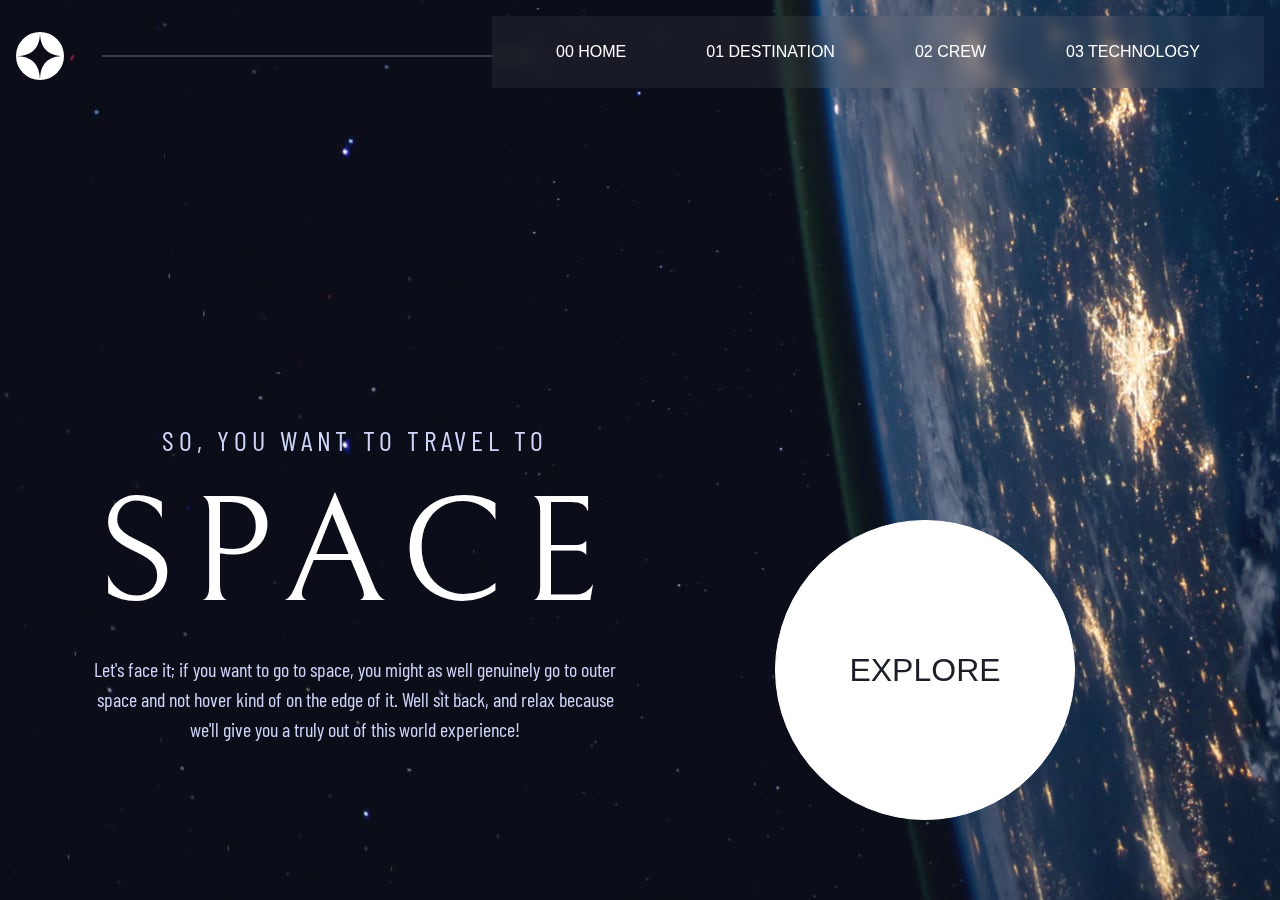
<file: index.html>
<!DOCTYPE html>
<html lang="en">
<head>
  <meta charset="UTF-8">
  <meta name="viewport" content="width=device-width, initial-scale=1.0">
  <!-- <link rel="stylesheet" href="../../html/Bootstrap/bootstrap.css"> -->
  <link rel="icon" type="image/png" sizes="32x32" href="./assets/favicon-32x32.png">
  <link rel="stylesheet" href="https://cdn.jsdelivr.net/npm/bootstrap@4.6.1/dist/css/bootstrap.min.css">
  <script src="https://cdn.jsdelivr.net/npm/jquery@3.6.0/dist/jquery.slim.min.js"></script>
  <script src="https://cdn.jsdelivr.net/npm/popper.js@1.16.1/dist/umd/popper.min.js"></script>
  <script src="https://cdn.jsdelivr.net/npm/bootstrap@4.6.1/dist/js/bootstrap.bundle.min.js"></script>
  <link rel="stylesheet" href="./css/style.css">
  
  <title>Frontend Mentor | Space tourism website</title>
</head>
<body class="home-body" style=" background-image: url(./assets/home/background-home-desktop.jpg);">
  <header class="mb-5">
    <nav class="navbar navbar-expand-sm">
      <a href=""><img src="./assets/shared/logo.svg" alt=""></a>
      <span class="position-absolute"></span>
      <button class="nav-toggler" onclick="toggleNav()" type="button" href="#mobile-navbar">
        <img src="./assets/shared/icon-hamburger.svg"></img>
      </button>
      <ul class="p-2 mt-2 navbar px-md-5 flex-nowrap px-0" id="navBarr">
        <li class="nav-item  mr-lg-5 mr-sm-1 mr-0 py-2">
          <a class="nav-link text-white " href="#">00 HOME</a>
        </li>
        <li class="nav-item  py-2 mr-lg-5 mr-sm-1 mr-0">
          <a class="nav-link text-white" href="./destination.html">01 DESTINATION</a>
        </li>
        <li class="nav-item  py-2 mr-lg-5 mr-sm-1 mr-0">
          <a class="nav-link text-white" href="./crew.html">02 CREW</a>
        </li>
        <li class="nav-item  py-2">
          <a class="nav-link text-white" href="./technology.html">03 TECHNOLOGY</a>
        </li>
      </ul>
      <!-- .......................... -->
      <ul class=" pt-5 navbar pl-1 pr-3 w-50" id="mobile-navbar">
        <li class="nav-item mb-5 pb-4">
          <a href="#" onclick="toggleNav()" class="nav-link text-white float-right">&times</a>
        </li>
        <li class="nav-item w-75">
          <a class="nav-link text-white " href="#">00 HOME</a>
        </li>
        <li class="nav-item  w-75">
          <a class="nav-link text-white" href="./destination.html">01 DESTINATION</a>
        </li>
        <li class="nav-item  w-75">
          <a class="nav-link text-white" href="./crew.html">02 CREW</a>
        </li>
        <li class="nav-item  py-2">
          <a class="nav-link text-white" href="./technology.html">03 TECHNOLOGY</a>
        </li>
      </ul>
    </nav>
   
  </header>
  <section class="section-home pt-3 container pb-5 mb-3 fixed-bottom">
    <div  class="d-flex justify-content-around pdiv row">
      <div class="col-lg-6 col-12">
        <h4>SO, YOU WANT TO TRAVEL TO</h4>
        <h1 class="text-white">SPACE</h1>
        <P class="">Let's face it; if you want to go to space, you might as well genuinely go to 
        outer space and not hover kind of on the edge of it. Well sit back, and relax 
        because we'll give you a truly out of this world experience!</P>
      </div>
      <div class="d-flex col-lg-6 second-div justify-content-center align-items-center mt-5 pt-5 pb-3">
        <div class="exp d-flex justify-content-center align-items-center">
          <div class="explore-hover justify-content-center align-items-center d-flex">
            <a href="./destination.html" class="px-5 py-5">EXPLORE</a>
          </div>
         
        </div>
      </div>
    </div>
  </section>
  <script src="./js/main.js"></script>
</body>
</html>
</file>
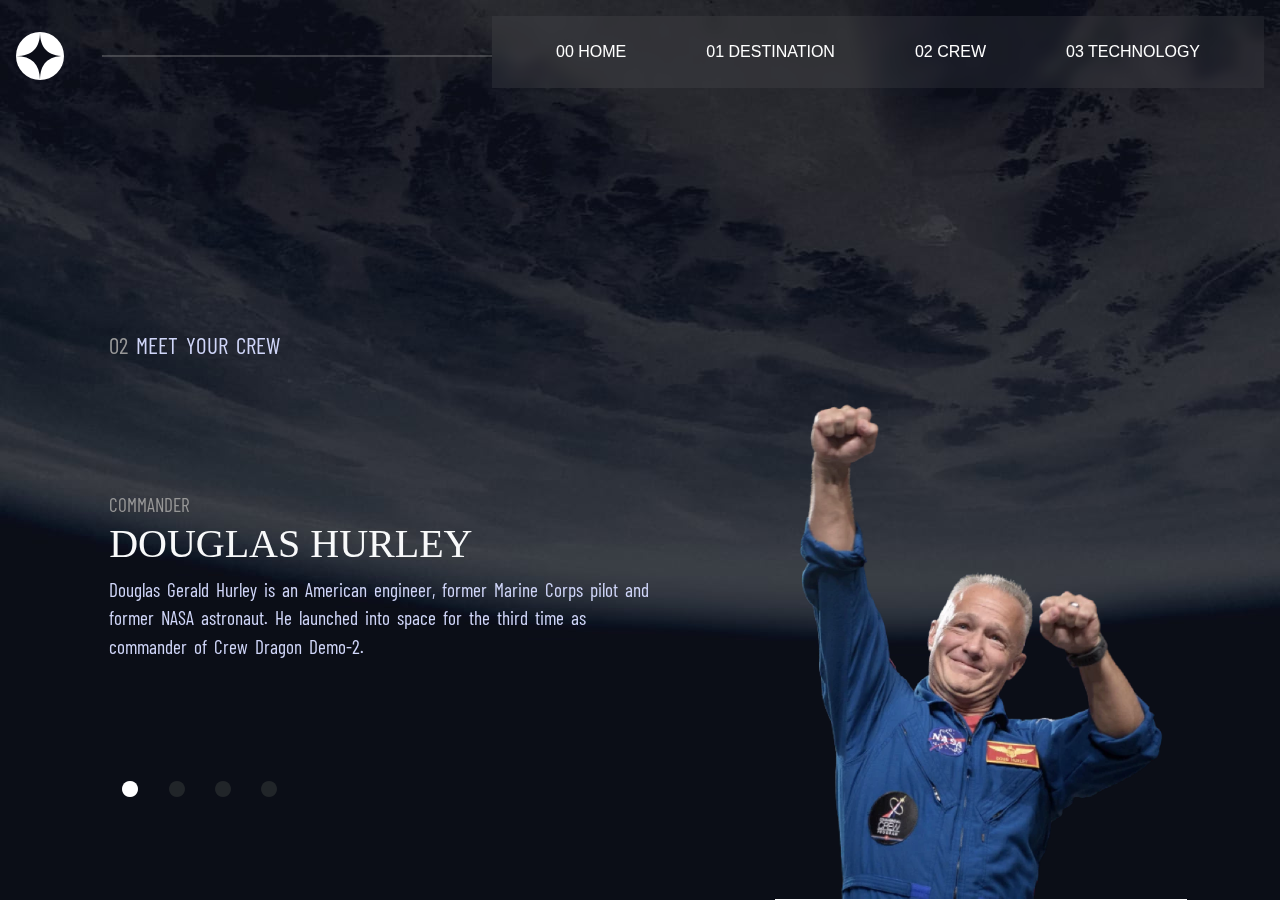
<file: crew.html>
<!DOCTYPE html>
<html lang="en">
<head>
  <meta charset="UTF-8">
  <meta name="viewport" content="width=device-width, initial-scale=1.0">

  <link rel="icon" type="image/png" sizes="32x32" href="./assets/favicon-32x32.png">
  
  <title>Crew</title>
  <link rel="stylesheet" href="https://cdn.jsdelivr.net/npm/bootstrap@4.6.1/dist/css/bootstrap.min.css">
    <script src="https://cdn.jsdelivr.net/npm/jquery@3.6.0/dist/jquery.slim.min.js"></script>
    <script src="https://cdn.jsdelivr.net/npm/popper.js@1.16.1/dist/umd/popper.min.js"></script>
    <script src="https://cdn.jsdelivr.net/npm/bootstrap@4.6.1/dist/js/bootstrap.bundle.min.js"></script>
    <link rel="stylesheet" href="https://cdnjs.cloudflare.com/ajax/libs/font-awesome/6.1.1/css/all.min.css">
    <link rel="stylesheet" href="./css/style.css">

</head>
<body style="background-image: url(./assets/crew/background-crew-desktop.jpg);" class="crew-body">
  <header class="mb-5">
    <nav class="navbar navbar-expand-sm">
      <a href=""><img src="./assets/shared/logo.svg" alt=""></a>
      <span class="position-absolute"></span>
      <button class="nav-toggler" onclick="toggleNav()" type="button" href="#mobile-navbar">
        <img src="./assets/shared/icon-hamburger.svg"></img>
      </button>
      <ul class="p-2 mt-2 navbar px-md-5 flex-nowrap px-0" id="navBarr">
        <li class="nav-item  mr-lg-5 mr-sm-1 mr-0 py-2">
          <a class="nav-link text-white " href="./index.html">00 HOME</a>
        </li>
        <li class="nav-item  py-2 mr-lg-5 mr-sm-1 mr-0">
          <a class="nav-link text-white" href="./destination.html">01 DESTINATION</a>
        </li>
        <li class="nav-item  py-2 mr-lg-5 mr-sm-1 mr-0">
          <a class="nav-link text-white" href="./crew.html">02 CREW</a>
        </li>
        <li class="nav-item  py-2">
          <a class="nav-link text-white" href="./technology.html">03 TECHNOLOGY</a>
        </li>
      </ul>
      <!-- .......................... -->
      <ul class=" pt-5 navbar pl-1 pr-3 w-50" id="mobile-navbar">
        <li class="nav-item mb-5 pb-4">
          <a href="#" onclick="toggleNav()" class="nav-link text-white float-right">&times</a>
        </li>
        <li class="nav-item w-75">
          <a class="nav-link text-white " href="./index.html">00 HOME</a>
        </li>
        <li class="nav-item  w-75">
          <a class="nav-link text-white" href="./destination.html">01 DESTINATION</a>
        </li>
        <li class="nav-item  w-75">
          <a class="nav-link text-white" href="./crew.html">02 CREW</a>
        </li>
        <li class="nav-item  py-2">
          <a class="nav-link text-white" href="./technology.html">03 TECHNOLOGY</a>
        </li>
      </ul>
    </nav>
   
  </header>
  <div class="d-flex justify-content-around w-100 rev  main-flex fixed-bottom px-1 px-lg-5 mt-2 mt-lg-5">
    <div class="d-flex flex-column align-items-start w-50 px-3 main1 my-1 py-1 py-xl-5 my-xl-5">
      <div class="d-flex flex-column align-items-center  mb-3">
        <p class="text-white textt"><span class="brown-col">02</span><span class="textt"> MEET YOUR CREW</span></p>
      </div>
      <div class="brown-col barlow pt-0 pt-xl-5 mt-0 mt-xl-5 mx-auto mx-lg-0" id="crewRole">COMMANDER</div>
      <h1 class="text-light font-weight-light namee belle mx-auto mx-lg-0" id="crewName">DOUGLAS HURLEY</h1>
      <div class="w-100 mx-sm-auto mx-lg-0"><p class="textt text-left center-text" id="crewBio">Douglas Gerald Hurley is an American engineer, former Marine Corps pilot and former NASA astronaut. He launched into space for the third time as commander of Crew Dragon Demo-2.</p></div>
      <div class="mt-1 mt-xl-5 pt-1 pt-xl-5 mx-auto mx-lg-0 crewBtns">
        <button class="btn text-white shadow-none fa fa-circle"></button>
        <button class="btn shadow-none fa fa-circle"></button>
        <button class="btn shadow-none fa fa-circle"></button>
        <button class="btn shadow-none fa fa-circle"></button>
      </div>
    </div>
    <div class="flex-column justify-self-center c-image mx-auto mx-lg-0">
      <img src="./assets/crew/image-douglas-hurley.webp" class="crewImg  px-4" id="crewImg"  alt="">
      <p class="mb-0 bg-white text-white thin-line w-100"></p>
    </div>
  </div>
</body>
<script src="./js/main.js"></script>
</html>
</file>
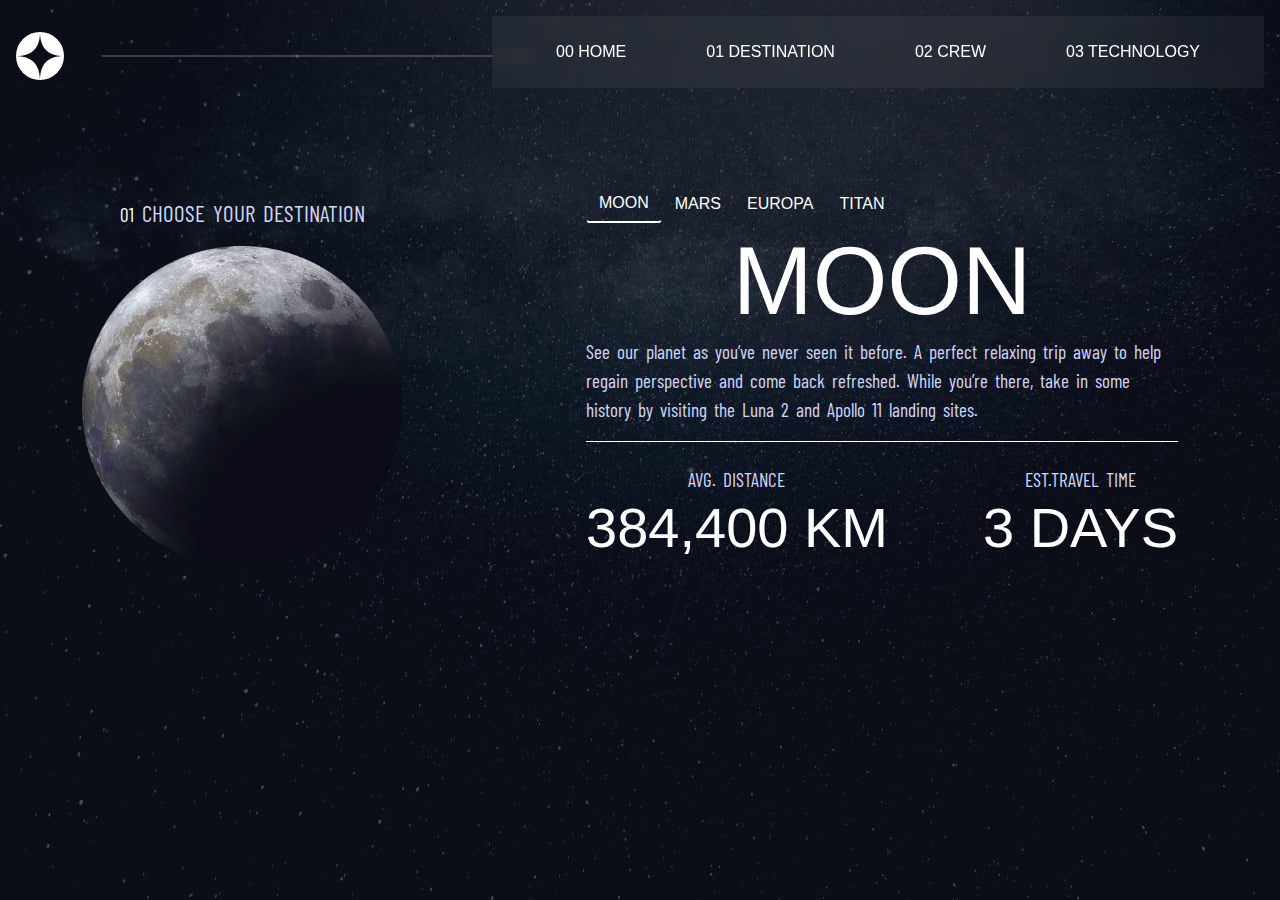
<file: destination.html>
<!DOCTYPE html>
<html lang="en">
<head>
    <meta charset="UTF-8">
    <meta http-equiv="X-UA-Compatible" content="IE=edge">
    <meta name="viewport" content="width=device-width, initial-scale=1.0">
    <title>Destination</title>
    <link rel="stylesheet" href="https://cdn.jsdelivr.net/npm/bootstrap@4.6.1/dist/css/bootstrap.min.css">
    <script src="https://cdn.jsdelivr.net/npm/jquery@3.6.0/dist/jquery.slim.min.js"></script>
    <script src="https://cdn.jsdelivr.net/npm/popper.js@1.16.1/dist/umd/popper.min.js"></script>
    <script src="https://cdn.jsdelivr.net/npm/bootstrap@4.6.1/dist/js/bootstrap.bundle.min.js"></script>
    <link rel="stylesheet" href="https://cdnjs.cloudflare.com/ajax/libs/font-awesome/6.1.1/css/all.min.css">
    <!-- <link rel="stylesheet" href="../html/Bootstrap/bootstrap.css"> -->
    <link rel="stylesheet" href="./css/style.css">

</head>
<body style="background-image: url(./assets/destination/background-destination-desktop.jpg);" id="destination-body">
  <header class="mb-5">
    <nav class="navbar navbar-expand-sm">
      <a href=""><img src="./assets/shared/logo.svg" alt=""></a>
      <span class="position-absolute"></span>
      <button class="nav-toggler" onclick="toggleNav()" type="button" href="#mobile-navbar">
        <img src="./assets/shared/icon-hamburger.svg"></img>
      </button>
      <ul class="p-2 mt-2 navbar px-md-5 flex-nowrap px-0" id="navBarr">
        <li class="nav-item  mr-lg-5 mr-sm-1 mr-0 py-2">
          <a class="nav-link text-white " href="./index.html">00 HOME</a>
        </li>
        <li class="nav-item  py-2 mr-lg-5 mr-sm-1 mr-0">
          <a class="nav-link text-white" href="./destination.html">01 DESTINATION</a>
        </li>
        <li class="nav-item  py-2 mr-lg-5 mr-sm-1 mr-0">
          <a class="nav-link text-white" href="./crew.html">02 CREW</a>
        </li>
        <li class="nav-item  py-2">
          <a class="nav-link text-white" href="./technology.html">03 TECHNOLOGY</a>
        </li>
      </ul>
      <!-- .......................... -->
      <ul class=" pt-5 navbar pl-1 pr-3 w-50" id="mobile-navbar">
        <li class="nav-item mb-5 pb-4">
          <a href="#" onclick="toggleNav()" class="nav-link text-white float-right">&times</a>
        </li>
        <li class="nav-item w-75">
          <a class="nav-link text-white " href="./index.html">00 HOME</a>
        </li>
        <li class="nav-item  w-75">
          <a class="nav-link text-white" href="./destination.html">01 DESTINATION</a>
        </li>
        <li class="nav-item  w-75">
          <a class="nav-link text-white" href="./crew.html">02 CREW</a>
        </li>
        <li class="nav-item  py-2">
          <a class="nav-link text-white" href="./technology.html">03 TECHNOLOGY</a>
        </li>
      </ul>
    </nav>
   
  </header>
      <section>
          <div class="d-flex justify-content-around align-items-center main-flex">
              <div class="d-flex flex-column align-items-center main1">
                  <p class="text-white textt"><span>01</span><span class="textt"> CHOOSE YOUR DESTINATION</span></p>
                  <img src="./assets/destination/image-moon.webp" height="320px" alt="" class="mx-3 destImg mx-sm-1" id="mainImg">
              </div>
              <div class="d-flex flex-column w-50 align-items-center main2 p-4">
                <div class="d-flex align-items-center justify-content-start btn-div w-100" id="destinationBtn">
                  <button class="btn shadow-none text-white active-btn" id="moonBtn">MOON</button>
                  <button class="btn shadow-none text-white" id="marsBtn">MARS</button>
                  <button class="btn shadow-none text-white" id="europaBtn">EUROPA</button>
                  <button class="btn shadow-none text-white" id="titanBtn">TITAN</button>
                </div>
                <div class="d-flex flex-column w-100">
                  <div class="text-white display-1 text-center w-100 main-word mb-lg-0 mb-5" id="mainWord">MOON</div>
                  <div class="text-white "><p class="mb-0  textt" id="mainDescription">See our planet as you’ve never seen it before. A perfect relaxing trip away to help regain perspective and come back refreshed. While you’re there, take in some history by visiting the Luna 2 and Apollo 11 landing sites.</p></div>
                </div>
                <p class="mb-0 thin-line text-white text-center bg-white mt-3"></p>
                <div class="d-flex align-items-center justify-content-between mt-4 w-100">
                  <div class="d-flex flex-column align-items-center">
                    <p class=" mb-0 display-5 textt">AVG. DISTANCE</p>
                    <p class="text-white display-4 " id="mainDistance">384,400 KM</p>
                  </div>
                  <div class="d-flex flex-column align-items-center">
                    <p class="textt mb-0 display-5">EST.TRAVEL TIME</p>
                    <p class="text-white display-4" id="mainTravel">3 DAYS</p>
                  </div>
                </div>
              </div>
          </div>
      </section>
</body>
<script src="./js/main.js"></script>
</html>
</file>
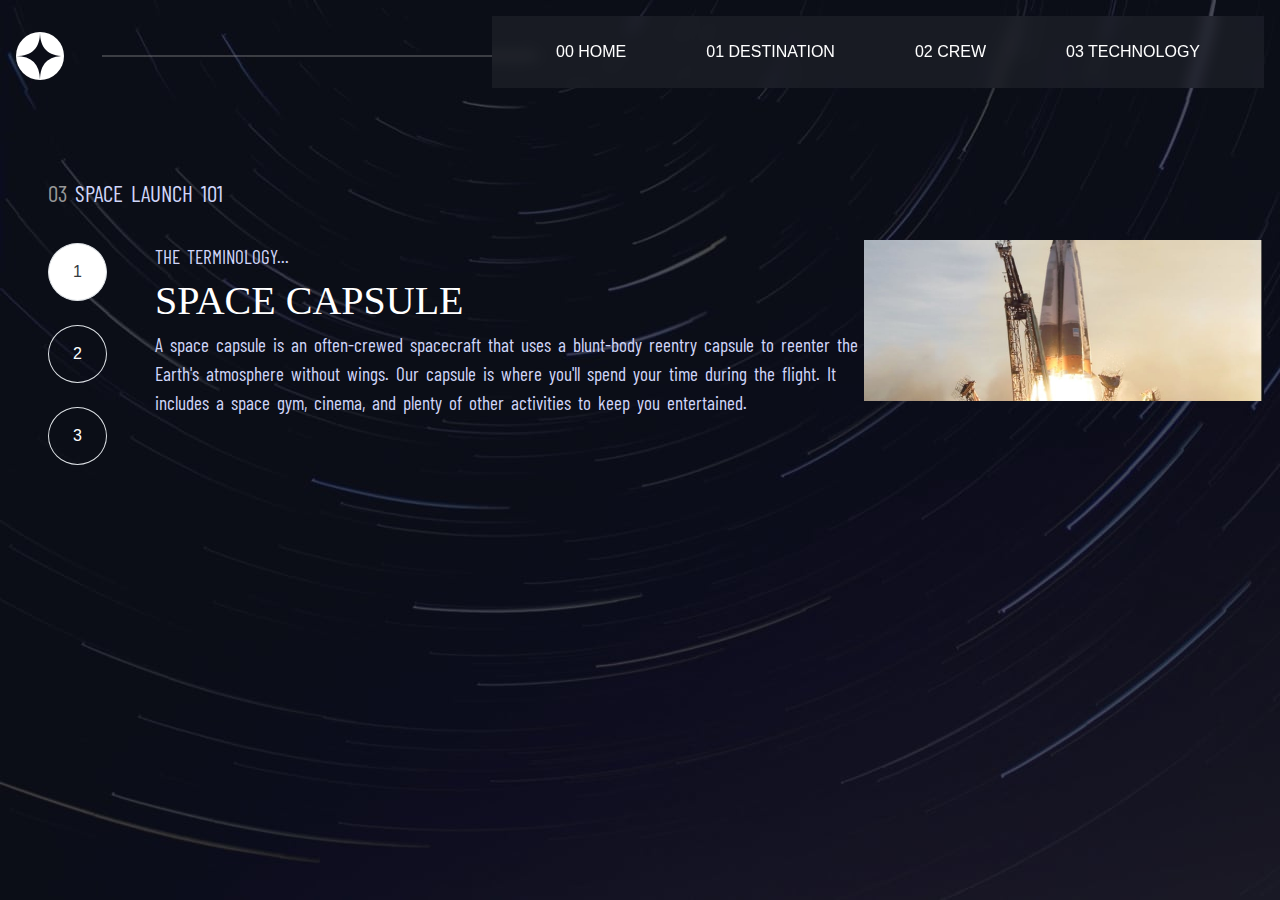
<file: technology.html>
<!DOCTYPE html>
<html lang="en">
<head>
  <meta charset="UTF-8">
  <meta name="viewport" content="width=device-width, initial-scale=1.0">
  <meta http-equiv="X-UA-Compatible" content="IE=edge">
  <link rel="icon" type="image/png" sizes="32x32" href="./assets/favicon-32x32.png">
  <link rel="stylesheet" href="https://cdn.jsdelivr.net/npm/bootstrap@4.6.1/dist/css/bootstrap.min.css">
  <script src="https://cdn.jsdelivr.net/npm/jquery@3.6.0/dist/jquery.slim.min.js"></script>
  <script src="https://cdn.jsdelivr.net/npm/popper.js@1.16.1/dist/umd/popper.min.js"></script>
  <script src="https://cdn.jsdelivr.net/npm/bootstrap@4.6.1/dist/js/bootstrap.bundle.min.js"></script>
  <link rel="stylesheet" href="https://cdnjs.cloudflare.com/ajax/libs/font-awesome/6.1.1/css/all.min.css">
  <link rel="stylesheet" href="./css/style.css">

  
  <title>Frontend Mentor | Space tourism website</title>
</head>
<body style="background-image: url(./assets/technology/background-technology-desktop.jpg);" class="tech-body">
  <header class="mb-5">
    <nav class="navbar navbar-expand-sm">
      <a href=""><img src="./assets/shared/logo.svg" alt=""></a>
      <span class="position-absolute"></span>
      <button class="nav-toggler" onclick="toggleNav()" type="button" href="#mobile-navbar">
        <img src="./assets/shared/icon-hamburger.svg"></img>
      </button>
      <ul class="p-2 mt-2 navbar px-md-5 flex-nowrap px-0" id="navBarr">
        <li class="nav-item  mr-lg-5 mr-sm-1 mr-0 py-2">
          <a class="nav-link text-white " href="./index.html">00 HOME</a>
        </li>
        <li class="nav-item  py-2 mr-lg-5 mr-sm-1 mr-0">
          <a class="nav-link text-white" href="./destination.html">01 DESTINATION</a>
        </li>
        <li class="nav-item  py-2 mr-lg-5 mr-sm-1 mr-0">
          <a class="nav-link text-white" href="./crew.html">02 CREW</a>
        </li>
        <li class="nav-item  py-2">
          <a class="nav-link text-white" href="./technology.html">03 TECHNOLOGY</a>
        </li>
      </ul>
      <!-- .......................... -->
      <ul class=" pt-5 navbar pl-1 pr-3 w-50" id="mobile-navbar">
        <li class="nav-item mb-5 pb-4">
          <a href="#" onclick="toggleNav()" class="nav-link text-white float-right">&times</a>
        </li>
        <li class="nav-item w-75">
          <a class="nav-link text-white " href="./index.html">00 HOME</a>
        </li>
        <li class="nav-item  w-75">
          <a class="nav-link text-white" href="./destination.html">01 DESTINATION</a>
        </li>
        <li class="nav-item  w-75">
          <a class="nav-link text-white" href="./crew.html">02 CREW</a>
        </li>
        <li class="nav-item  py-2">
          <a class="nav-link text-white" href="./technology.html">03 TECHNOLOGY</a>
        </li>
      </ul>
    </nav>
   
  </header>
  <div class="d-flex justify-content-around align-items-center p-md-3 p-2 pl-md-5 rev2">
    <div class="d-flex flex-column main1">
      <div class="d-flex flex-column  mb-3">
        <p class="text-white textt barlow"><span class="brown-col">03</span><span class="textt"> SPACE LAUNCH 101</span></p>
      </div>
      <div class="d-flex justify-content-between align-items-start main1">
        <div class="d-flex flex-column align-items-center justify-content-around h-100" id="techBtns">
          <button class="btn rounded-circle shadow-none bg-white text-dark text-white border border-hover px-4 py-3 mb-4">1</button>
          <button class="btn rounded-circle shadow-none btn-transparent text-white border border-hover px-4 py-3 mb-4">2</button>
          <button class="btn rounded-circle shadow-none btn-transparent text-white border border-hover px-4 py-3">3</button>
        </div>
        <div class="d-flex flex-column ml-md-5 ml-3">
          <div class="textt  barlow">THE TERMINOLOGY...</div>
          <div class="text-white tech-main w-100 namee belle" id="techName">SPACE CAPSULE</div>
          <p class="mb-0 textt" id="techDescription">A space capsule is an often-crewed spacecraft that uses a blunt-body reentry capsule to reenter the Earth's atmosphere without wings. Our capsule is where you'll spend your time during the flight. It includes a space gym, cinema, and plenty of other activities to keep you entertained.</p>
        </div>
      </div>
    </div>
    <div class="flex-column  mx-auto mx-lg-0 mb-3 mb-lg-0 py-3">
      <img src="./assets/technology/image-launch-vehicle-landscape.jpg" class="tech-img PX-3" id="techImage"  width="400px" alt="">
    </div>

  </div>
</body>
<script src="./js/main.js"></script>
</html>
</file>
<file: css/style.css>
@font-face {
    font-family:bellefair;
    src: url(../fonts/Bellefair/Bellefair-Regular.ttf);
}
@font-face {
    font-family: barlow-condensed;
    src: url(../fonts/Barlow_Condensed/BarlowCondensed-Regular.ttf);
}
body{
    background-repeat: no-repeat;
    background-attachment: fixed;
    background-size: cover;
    height: fit-content;
}
html,body{
    overflow-x: hidden;
    position: relative;
}
.navbar-expand-sm{
    justify-content: space-between !important;
}
.navbar-collapse{
    flex-grow: 0;
}
.active{
    border-bottom: 2px solid #fffffffa; 
}
ul{
    background-color: rgba(151, 151, 151, 0.1);
    backdrop-filter: blur(7px);
    list-style-type: none;
    float: right !important;
    padding: 0 !important;
}
ul .nav-item:hover{
    border-bottom: 2px solid rgba(255, 255, 255, 0.212);
    transition: .4s;
    -webkit-transition: .4s;
    -moz-transition: .4s;
    -ms-transition: .4s;
    -o-transition: .4s;
}
ul .nav-item:active{
    border-bottom: 2px solid white;
    transition: .4s;
    -webkit-transition: .4s;
    -moz-transition: .4s;
    -ms-transition: .4s;
    -o-transition: .4s;
}
nav span{
    height: 2px;
    width: calc(100% - 845px);
    left: 8%;
    background-color: rgba(151, 151, 151, 0.35);
}
.section-home p{ color: #d0d6f9;}
.section-home h4 {
    color: #d0d6f9;
    text-align: center;
    letter-spacing: 4.75px;
    font-size: 28px;
    font-family: barlow-condensed;
}
.section-home p{
    text-align: center;
    font-size: 20px;
    font-family: barlow-condensed;
}
.section-home h1{
    font-size: 150px;
    letter-spacing: 15px;
    text-align: center;
    font-family: bellefair;
}
.section-home .exp{
    height: 300px !important;
    width: 300px !important;
    border: 1px solid white;
    background-color: white;
    border-radius: 100%;
    -webkit-border-radius: 100%;
    -moz-border-radius: 100%;
    -ms-border-radius: 100%;
    -o-border-radius: 100%;
}
.section-home  .exp a{
    font-size: 32px;
    color: #0b0d17ec;
   text-decoration: none !important;

}
.section-home .explore-hover{
    height: 300px;
    width: 300px;
}
.section-home .explore-hover:hover{
   height: 350px !important;
   width: 0px;
   min-width: 350px !important;
   border-radius: 100%;
   -webkit-border-radius: 100%;
   -moz-border-radius: 100%;
   -ms-border-radius: 100%;
   -o-border-radius: 100%;
   background-color: #97979759;
   transition: 1s;
   -webkit-transition: 1s;
   -moz-transition: 1s;
   -ms-transition: 1s;
   -o-transition: 1s;
}
.nav-toggler{
    outline: 0 !important;
    border: 0 !important;
    background-color: transparent !important;
    display: none;
}
.show-nav{
    display: inherit !important;
}
#mobile-navbar{
    display: none;
    height: 100vh;
    position: absolute;
    top: 0;
    right: 0;
    z-index: 99;
    width: 65vw !important;
    animation: flip 1s linear  1;
    -webkit-animation: flip 1s linear  1;
}
.textt{
    color: #d0d6f9;
    font-family: barlow-condensed;
    word-spacing: 3px;
    font-size: larger;
}
.active-btn{
    border-bottom: 2px solid white;
}
.eff{
    animation-name: move;
    animation-duration: 1s;
    animation-iteration-count: 1;
    animation-timing-function: linear;
   
}
.flip{
    animation: flip 1s linear  1;
    -webkit-animation: flip 1s linear  1; 
}
@keyframes move {
    0%{
        transform: translateX(-30px);
        -webkit-transform: translateX(-30px);
        -moz-transform: translateX(-30px);
        -ms-transform: translateX(-30px);
        -o-transform: translateX(-30px);
}
    100%{
        transform: rotateX(30px);
        -webkit-transform: rotateX(30px);
        -moz-transform: rotateX(30px);
        -ms-transform: rotateX(30px);
        -o-transform: rotateX(30px);
}
}
@keyframes flip {
    0%{
        transform: scale(0.6);
        -webkit-transform: scale(0.6);
        -moz-transform: scale(0.6);
        -ms-transform: scale(0.6);
        -o-transform: scale(0.6);
    }
    60%{
        transform: rotateY(3.42rad);
        -webkit-transform: rotateY(3.42rad);
        -moz-transform: rotateY(3.42rad);
        -ms-transform: rotateY(3.42rad);
        -o-transform: rotateY(3.42rad);
    }
}
#mobile-navbar{
    z-index: 9999;
}
#mobile-navbar li:first-of-type{
    border: transparent;
}
#mobile-navbar li:first-of-type a{
    font-size: 45px !important;
    color: #d0d6f9 !important;
    position: absolute;
    right: 2%;
    top: 3%;
}
/* destinationn */
.thin-line{
    width: calc(100%);
    height: 1px;
}
/* CREWW */
.brown-col{
    color: #979797;
    font-size: larger;
    font-family: barlow-condensed;
}
.barlow{
    font-family: barlow-condensed;
}
.belle{font-family: belle fair;}
.c-image{
    align-self: flex-end !important;
}
.crewImg{
    height: calc(100vh - 45vh) !important;
}
/* TECHNOLOGY */
.tech-main{
    font-size: 40px;
}
@media screen and (max-width:995px) {
    .section-home .pdiv{
        flex-wrap: wrap;
    }
    .rev2{
        flex-direction: column-reverse !important;
    }
    .main-flex{
        flex-direction: column !important;
    }
    .fixed-bottom{
        position: relative !important;
    }
    .center-text{
        text-align: center !important;
    }
    .crewImg{
        height: 450px;
    }
    .main1,.main2{
        width: 100% !important;
    }
    .btn-div{
        justify-content: center !important;
    }
    .second-div{
        margin: 0px !important;
    }
}
@media screen and (max-width:768px){
    .home-body{
        background-image: url(../assets/home/background-home-tablet.jpg) !important;
    }
    #destination-body{
        background-image: url(../assets/destination/background-destination-tablet.jpg) !important;
    }
    .crew-body{background-image: url(../assets/crew/background-crew-tablet.jpg) !important;}
    .tech-body{background-image: url(../assets/technology/background-technology-tablet.jpg) !important;}
    .crewImg{
        height: 400px;
    }
}
@media screen and (max-width:576px) {
    .section-home p{
        font-size: 120%;
        text-align: center;  
    }
    .rev{
        flex-direction: column-reverse !important;
    }
    .d-none{
        display: block !important;
    }
   
    #navBarr{
        display: none;
    }
    .crewImg{
        height: 360px;
    }
    .nav-toggler{
        display: inherit;
    }
    .section-home h1{
        font-size: 75px !important;
        text-align: center;
        letter-spacing: normal;
    }
    .section-home h4{
        font-size: 22px;
        text-align: center;
    }
    .section-home .exp{
        /* margin-top: 5%; */
        height: 200px !important;
        width: 200px !important;
    }
    .section-home .explore-hover:hover{
        height: 250px !important;
        width: 0px;
        min-width: 250px !important;
    }
    /* destination */
    #mainTravel,#mainDistance{
        font-size: 30px !important;
    }
    .namee{
        font-size: 35px;
    }
    .destImg,.crewImg{
        height: calc(100vh - 65vh) !important;
    }
    /* TECHNOLOGY */
    .tech-img{
        width: 370px;
    }
    
}
@media screen and (max-width:375px) {
    .home-body{
        background-image: url(../assets/home/background-home-mobile.jpg) !important;
    }
    .crewImg{
        height: calc(100vh - 65vh) !important;
    }

    #destination-body{
        background-image: url(../assets/destination/background-destination-mobile.jpg) !important;
    }
    .crew-body{background-image: url(../assets/crew/background-crew-mobile.jpg) !important;}
    .tech-body{background-image: url(../assets/technology/background-technology-mobile.jpg) !important;}
    header{
        margin:0 0 0 !important;
    }
    .namee{
        font-size: 30px;
    }
}
</file>
